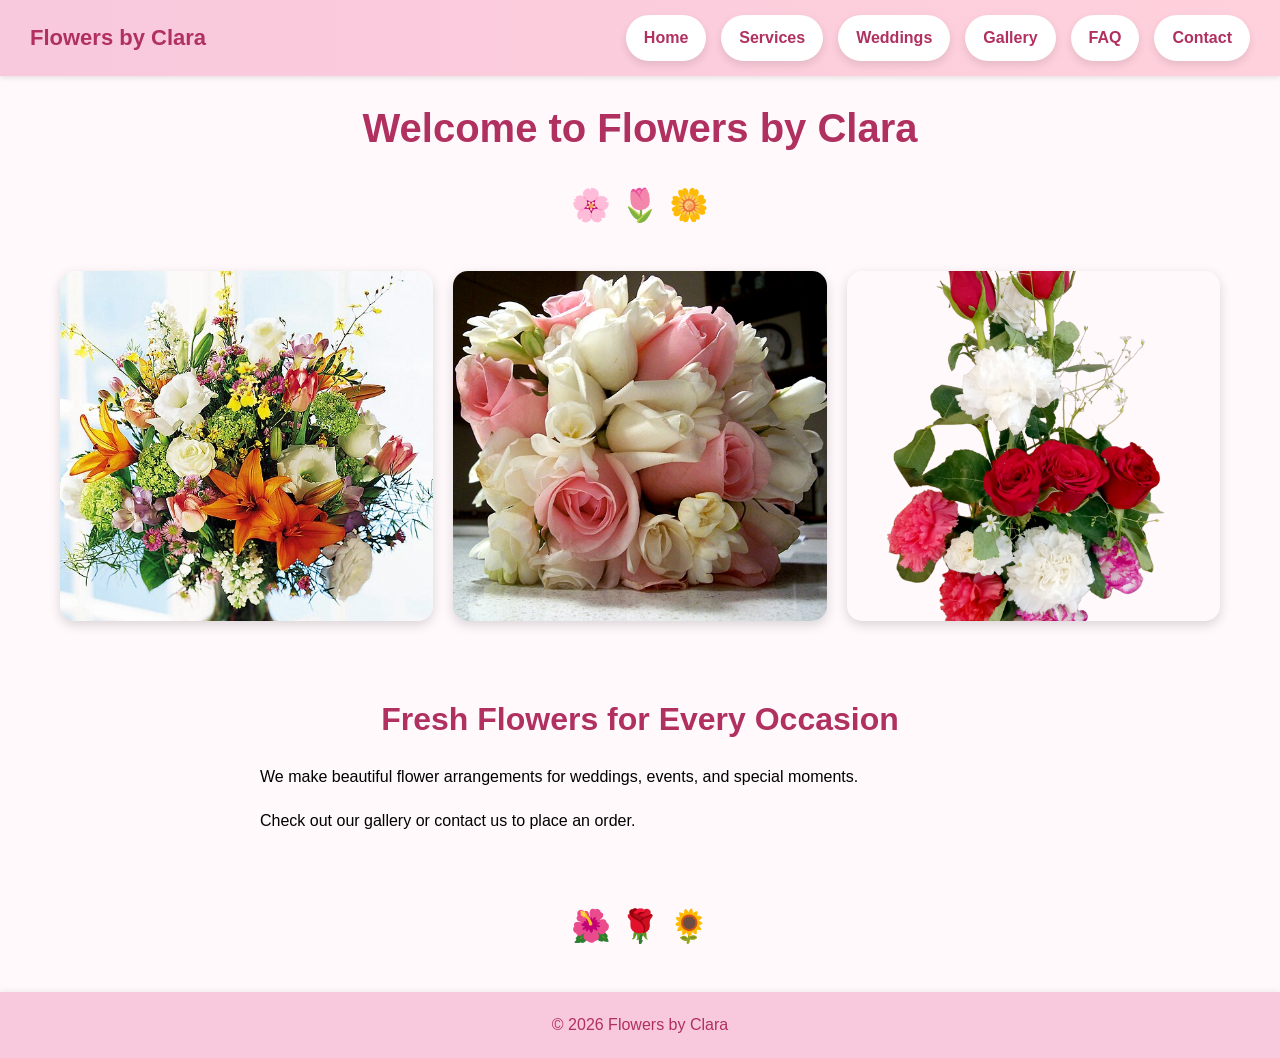
<file: index.html>
<!DOCTYPE html>
<html lang="en">
<head>
    <meta charset="UTF-8">
    <meta name="viewport" content="width=device-width, initial-scale=1.0">
    <title>Flowers by Clara | Fresh Flowers & Custom Arrangements</title>
    <link rel="stylesheet" href="style.css">
    <script defer src="script.js"></script>
</head>
<body>

<!-- HEADER: Contains logo and hamburger navigation menu -->
<header>
    <div class="logo">Flowers by Clara</div>
    <div class="hamburger" onclick="toggleMenu()">☰</div>
    <nav id="navMenu">
        <a href="index.html">Home</a>
        <a href="services.html">Services</a>
        <a href="wedding.html">Weddings</a>
        <a href="gallery.html">Gallery</a>
        <a href="faq.html">FAQ</a>
        <a href="contact.html">Contact</a>
    </nav>
</header>

<!-- MAIN CONTENT SECTION -->
<main>
    <h1>Welcome to Flowers by Clara</h1>
    <div class="flower">🌸 🌷 🌼</div>

    <!-- HOME PAGE GALLERY: Features 3 beautiful flower bouquets -->
    <div class="home-gallery">
        <img src="bouquet-spring-mix.jpg" alt="Vibrant Spring Flower Bouquet">
        <img src="bouquet-roses-white-pink.jpg" alt="Elegant Pink and White Rose Bouquet">
        <img src="bouquet-roses-carnations.png" alt="Red Roses and Carnations Arrangement">
    </div>

    <!-- INTRODUCTION TEXT -->
    <div class="text-block">
        <h2>Fresh Flowers for Every Occasion</h2>
        <p>We make beautiful flower arrangements for weddings, events, and special moments.</p>
        <p>Check out our gallery or contact us to place an order.</p>
    </div>

    <div class="flower">🌺 🌹 🌻</div>
</main>

<!-- FOOTER: Copyright information -->
<footer>
    <p>© 2026 Flowers by Clara</p>
</footer>

</body>
</html>
</file>
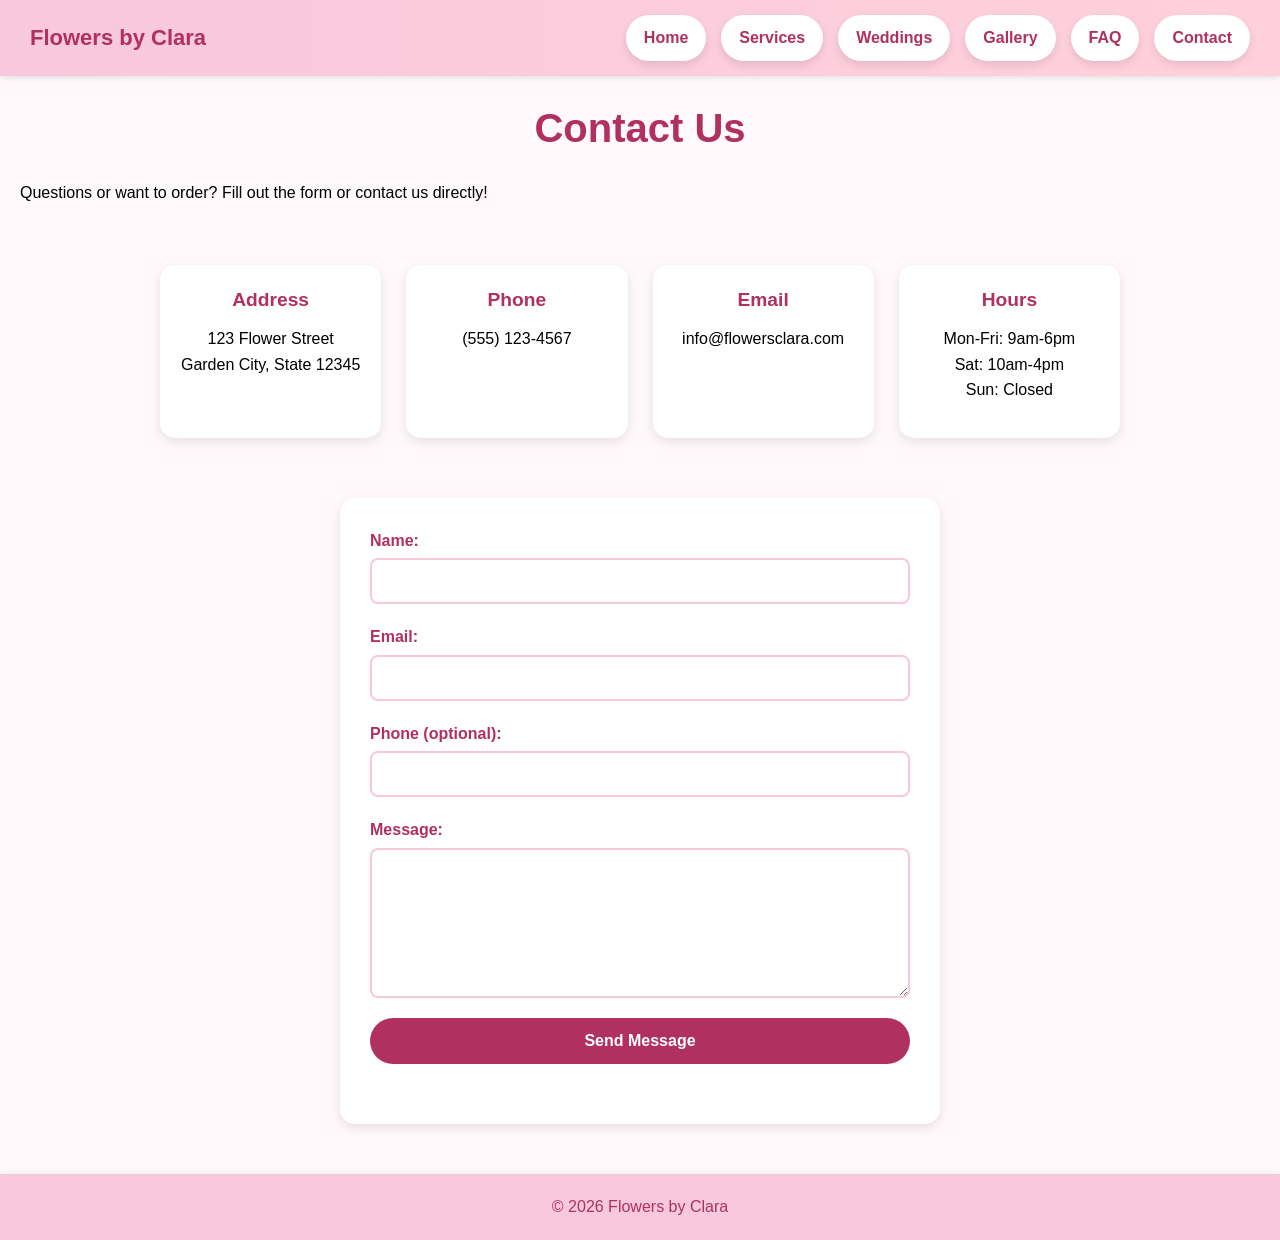
<file: contact.html>
<!DOCTYPE html>
<html lang="en">
<head>
    <meta charset="UTF-8">
    <meta name="viewport" content="width=device-width, initial-scale=1.0">
    <title>Contact | Flowers by Clara</title>
    <link rel="stylesheet" href="style.css">
    <script defer src="script.js"></script>
</head>
<body>

<!-- HEADER: Contains logo and hamburger navigation menu -->
<header>
    <div class="logo">Flowers by Clara</div>
    <div class="hamburger" onclick="toggleMenu()">☰</div>
    <nav id="navMenu">
        <a href="index.html">Home</a>
        <a href="services.html">Services</a>
        <a href="wedding.html">Weddings</a>
        <a href="gallery.html">Gallery</a>
        <a href="faq.html">FAQ</a>
        <a href="contact.html">Contact</a>
    </nav>
</header>

<!-- MAIN CONTENT SECTION -->
<main>
    <h1>Contact Us</h1>
    <p>Questions or want to order? Fill out the form or contact us directly!</p>

    <!-- CONTACT INFORMATION -->
    <div class="contact-info">
        <div class="contact-item">
            <h3>Address</h3>
            <p>123 Flower Street<br>Garden City, State 12345</p>
        </div>
        <div class="contact-item">
            <h3>Phone</h3>
            <p>(555) 123-4567</p>
        </div>
        <div class="contact-item">
            <h3>Email</h3>
            <p>info@flowersclara.com</p>
        </div>
        <div class="contact-item">
            <h3>Hours</h3>
            <p>Mon-Fri: 9am-6pm<br>Sat: 10am-4pm<br>Sun: Closed</p>
        </div>
    </div>

    <!-- CONTACT FORM: Allows users to send messages -->
    <form id="contactForm">
        <label for="name">Name:</label>
        <input type="text" id="name" required>

        <label for="email">Email:</label>
        <input type="email" id="email" required>

        <label for="phone">Phone (optional):</label>
        <input type="tel" id="phone">

        <label for="message">Message:</label>
        <textarea id="message" required></textarea>

        <button type="submit">Send Message</button>
        <p id="formMessage"></p>
    </form>
</main>

<!-- FOOTER: Copyright information -->
<footer>
    <p>© 2026 Flowers by Clara</p>
</footer>

</body>
</html>
</file>
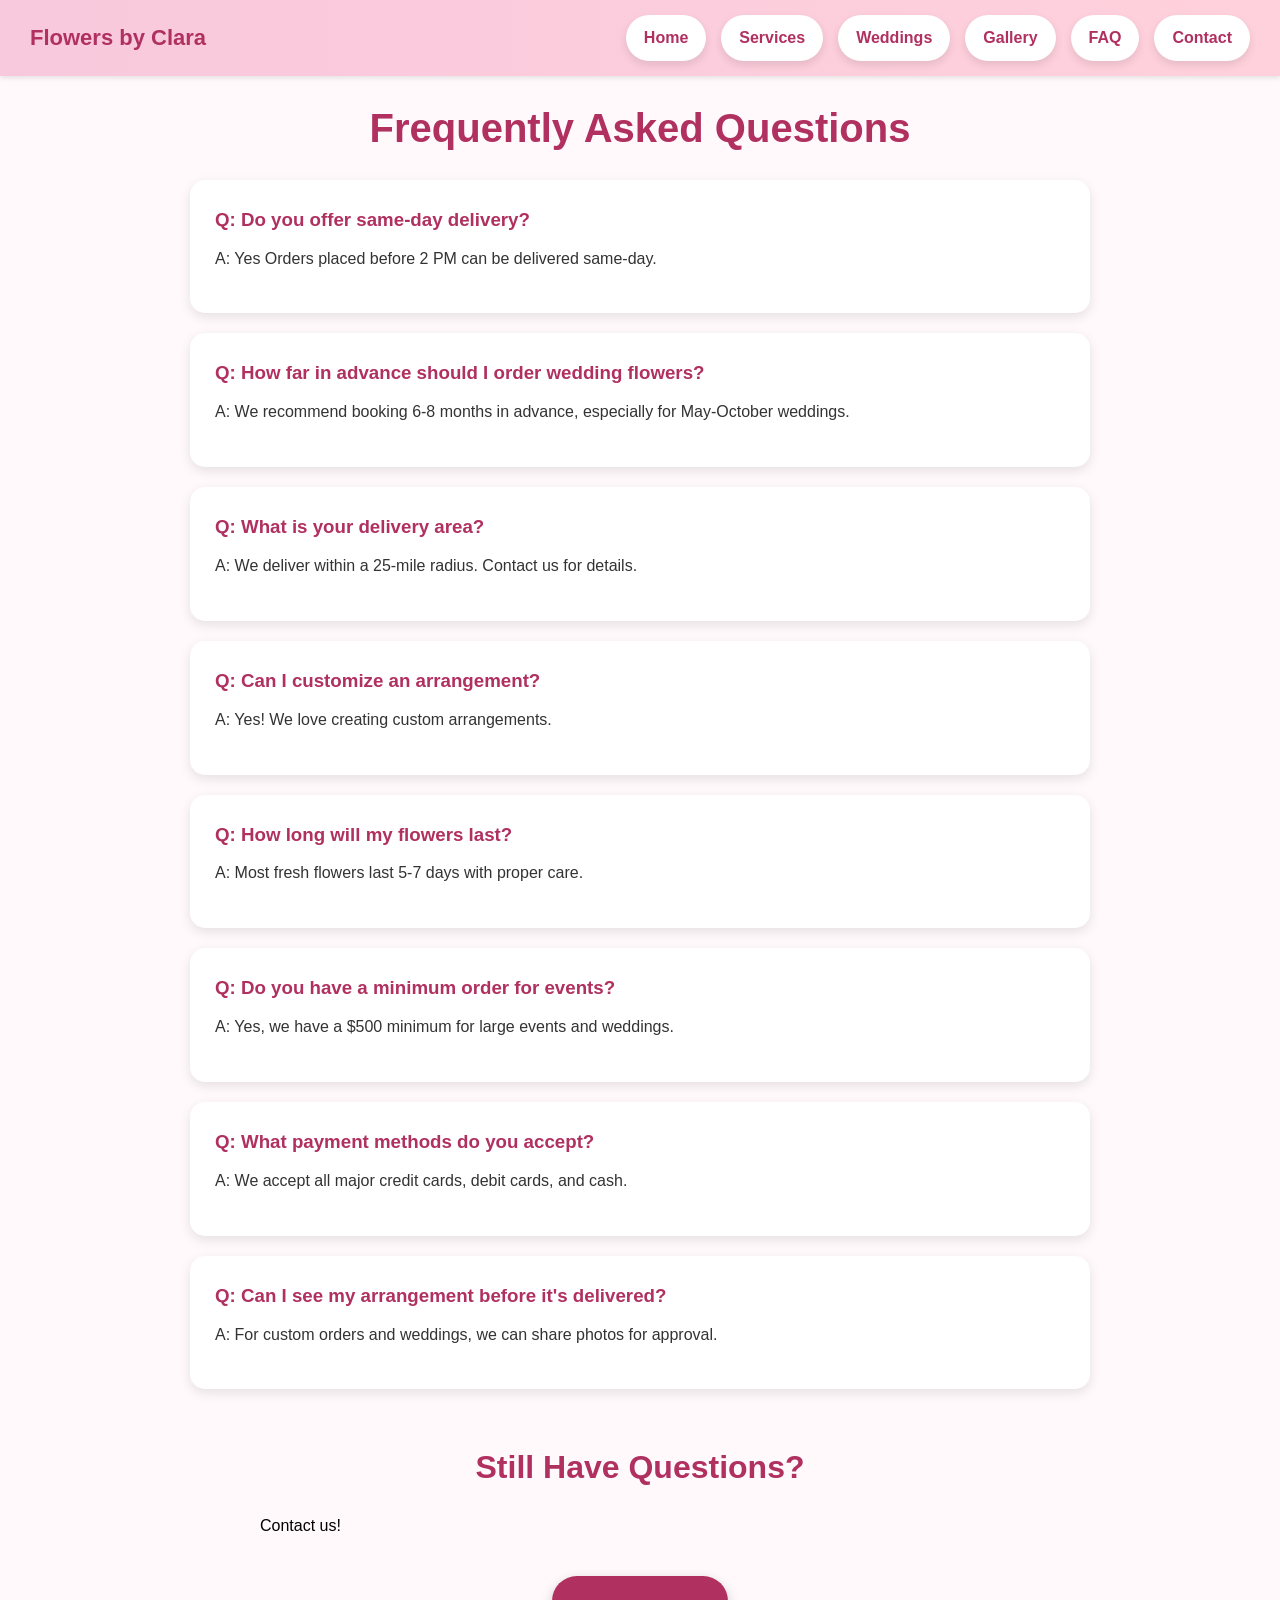
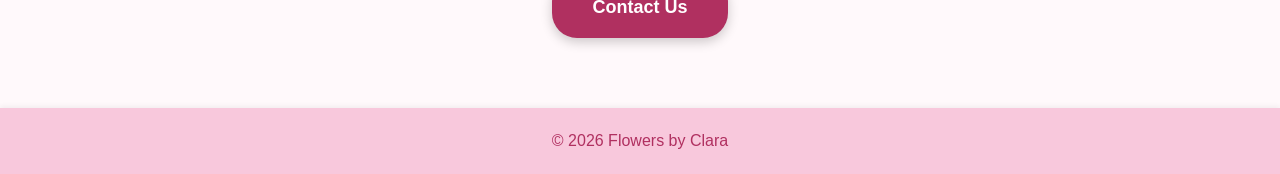
<file: faq.html>
<!DOCTYPE html>
<html lang="en">
<head>
    <meta charset="UTF-8">
    <meta name="viewport" content="width=device-width, initial-scale=1.0">
    <title>FAQ | Flowers by Clara</title>
    <link rel="stylesheet" href="style.css">
    <script defer src="script.js"></script>
</head>
<body>

<!-- HEADER: Contains logo and hamburger navigation menu -->
<header>
    <div class="logo">Flowers by Clara</div>
    <div class="hamburger" onclick="toggleMenu()">☰</div>
    <nav id="navMenu">
        <a href="index.html">Home</a>
        <a href="services.html">Services</a>
        <a href="wedding.html">Weddings</a>
        <a href="gallery.html">Gallery</a>
        <a href="faq.html">FAQ</a>
        <a href="contact.html">Contact</a>
    </nav>
</header>

<!-- MAIN CONTENT SECTION -->
<main>
    <h1>Frequently Asked Questions</h1>

    <!-- FAQ ITEM 1 -->
    <div class="faq-item">
        <h3>Q: Do you offer same-day delivery?</h3>
        <p>A: Yes Orders placed before 2 PM can be delivered same-day.</p>
    </div>

    <!-- FAQ ITEM 2 -->
    <div class="faq-item">
        <h3>Q: How far in advance should I order wedding flowers?</h3>
        <p>A: We recommend booking 6-8 months in advance, especially for May-October weddings.</p>
    </div>

    <!-- FAQ ITEM 3 -->
    <div class="faq-item">
        <h3>Q: What is your delivery area?</h3>
        <p>A: We deliver within a 25-mile radius. Contact us for details.</p>
    </div>

    <!-- FAQ ITEM 4 -->
    <div class="faq-item">
        <h3>Q: Can I customize an arrangement?</h3>
        <p>A: Yes! We love creating custom arrangements.</p>
    </div>

    <!-- FAQ ITEM 5 -->
    <div class="faq-item">
        <h3>Q: How long will my flowers last?</h3>
        <p>A: Most fresh flowers last 5-7 days with proper care.</p>
    </div>

    <!-- FAQ ITEM 6 -->
    <div class="faq-item">
        <h3>Q: Do you have a minimum order for events?</h3>
        <p>A: Yes, we have a $500 minimum for large events and weddings.</p>
    </div>

    <!-- FAQ ITEM 7 -->
    <div class="faq-item">
        <h3>Q: What payment methods do you accept?</h3>
        <p>A: We accept all major credit cards, debit cards, and cash.</p>
    </div>

    <!-- FAQ ITEM 8 -->
    <div class="faq-item">
        <h3>Q: Can I see my arrangement before it's delivered?</h3>
        <p>A: For custom orders and weddings, we can share photos for approval.</p>
    </div>

    <div class="text-block">
        <h2>Still Have Questions?</h2>
        <p>Contact us!</p>
        <a href="contact.html" class="cta-button">Contact Us</a>
    </div>
</main>

<!-- FOOTER: Copyright information -->
<footer>
    <p>© 2026 Flowers by Clara</p>
</footer>

</body>
</html>
</file>
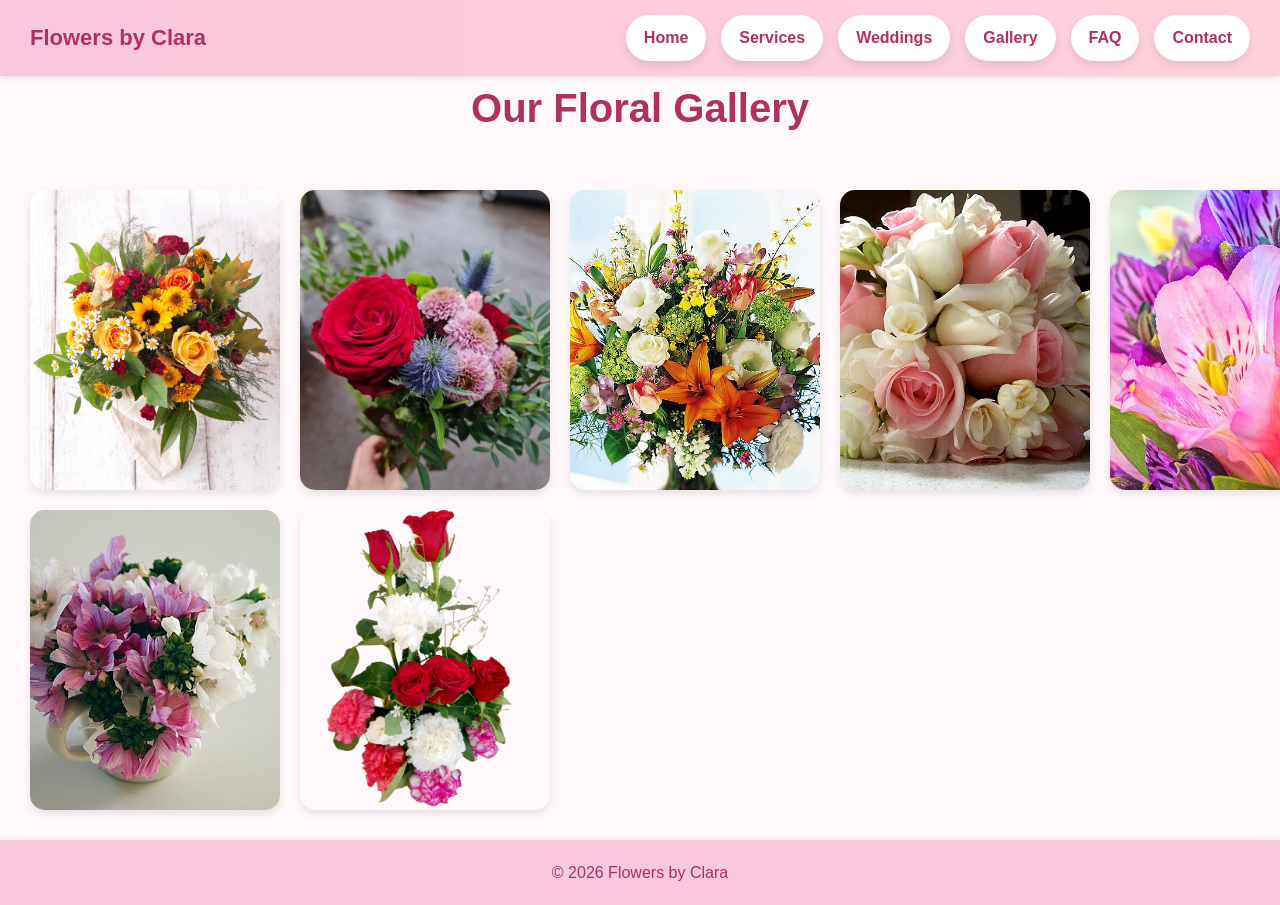
<file: gallery.html>
<!DOCTYPE html>
<html lang="en">
<head>
    <meta charset="UTF-8">
    <meta name="viewport" content="width=device-width, initial-scale=1.0">
    <title>Gallery | Flowers by Clara</title>
    <link rel="stylesheet" href="style.css">
    <script defer src="script.js"></script>
</head>
<body>

<!-- HEADER: Contains logo and hamburger navigation menu -->
<header>
    <div class="logo">Flowers by Clara</div>
    <div class="hamburger" onclick="toggleMenu()">☰</div>
    <nav id="navMenu">
        <a href="index.html">Home</a>
        <a href="services.html">Services</a>
        <a href="wedding.html">Weddings</a>
        <a href="gallery.html">Gallery</a>
        <a href="faq.html">FAQ</a>
        <a href="contact.html">Contact</a>
    </nav>
</header>

<h1>Our Floral Gallery</h1>

<!-- GALLERY GRID: Displays all floral arrangements in responsive grid -->
<div class="gallery-grid">
    <img src="colorful-flowers-vase.jpg" alt="Colorful Mixed Flower Bouquet in Vase">
    <img src="bouquet-poland.jpg" alt="Elegant Red Rose and Thistle Bouquet">
    <img src="bouquet-spring-mix.jpg" alt="Vibrant Spring Flower Bouquet">
    <img src="bouquet-roses-white-pink.jpg" alt="Elegant Pink and White Rose Bouquet">
    <img src="bouquet-purple-pink.jpg" alt="Beautiful Purple and Pink Flower Close-up">
    <img src="bouquet-purple-white.jpg" alt="Purple and White Flowers in Vase">
    <img src="bouquet-roses-carnations.png" alt="Red Roses and Carnations Arrangement">
</div>

<!-- FOOTER: Copyright information -->
<footer>
    <p>© 2026 Flowers by Clara</p>
</footer>

</body>
</html>
</file>
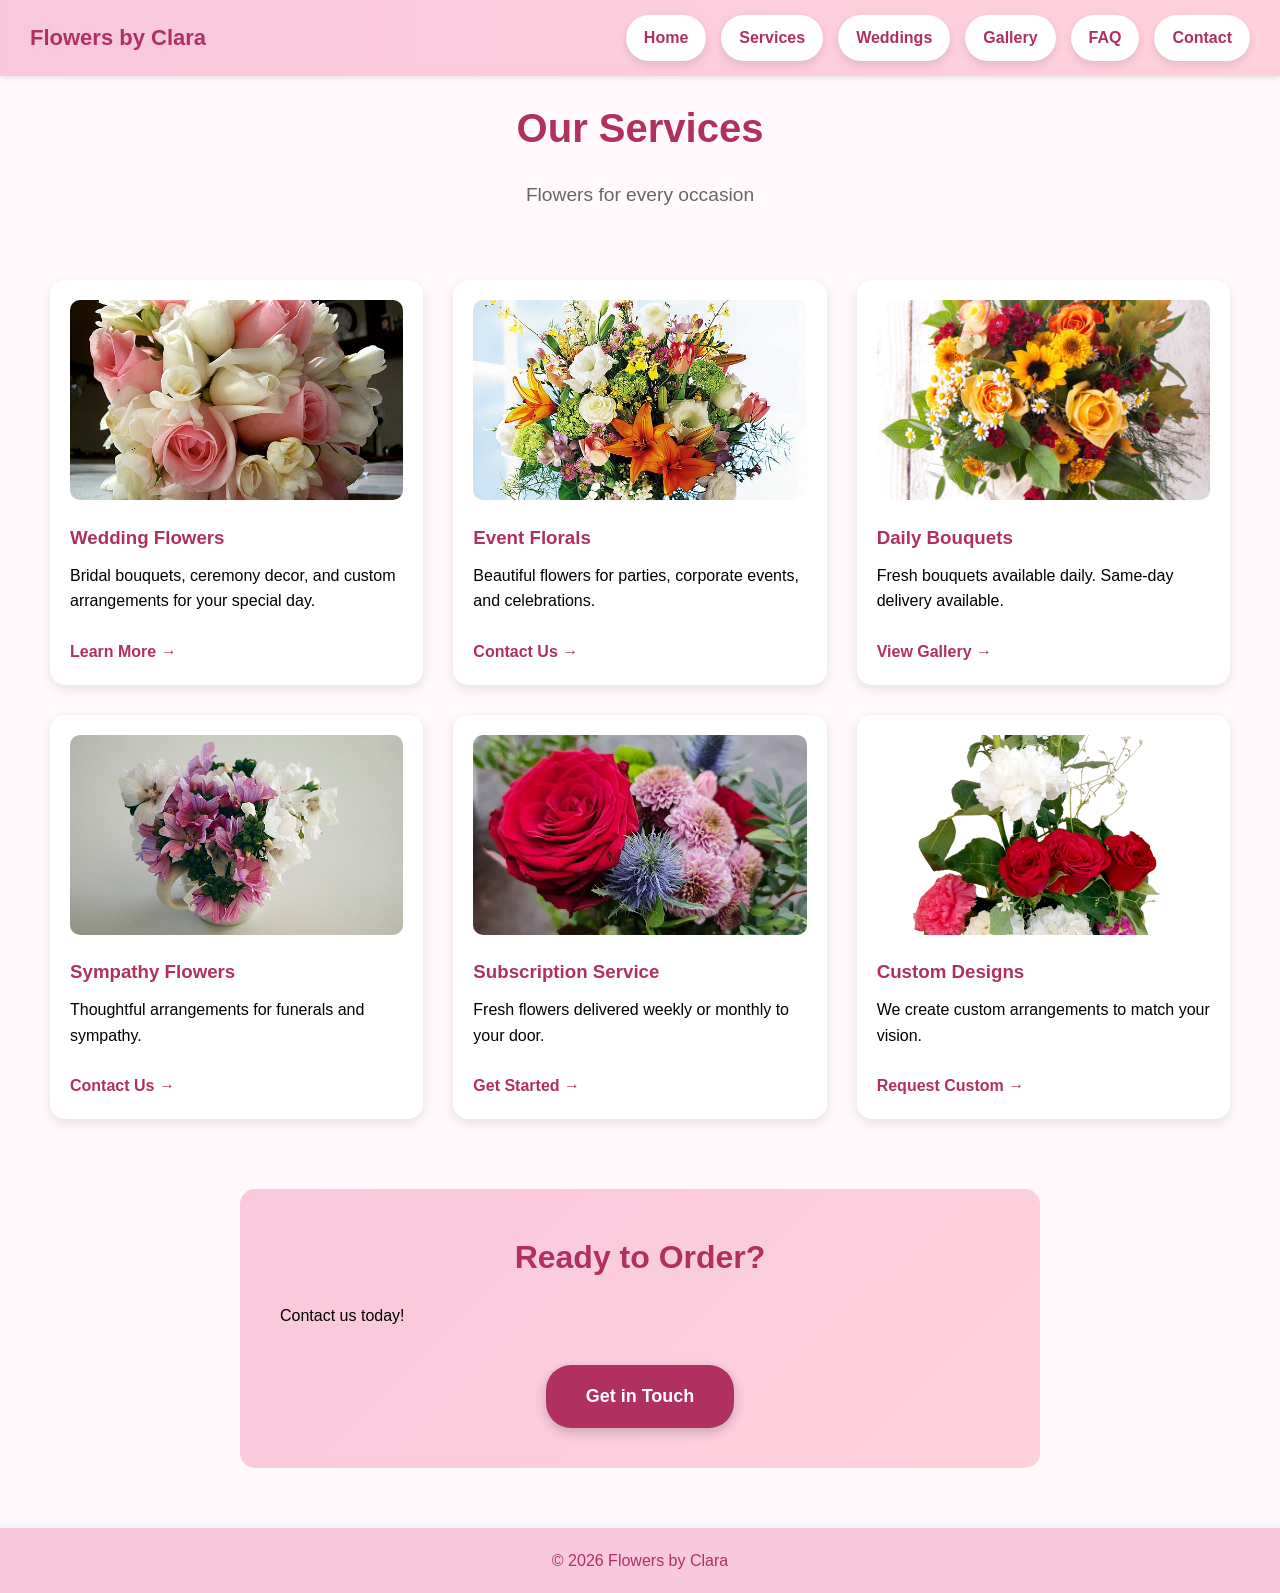
<file: services.html>
<!DOCTYPE html>
<html lang="en">
<head>
    <meta charset="UTF-8">
    <meta name="viewport" content="width=device-width, initial-scale=1.0">
    <title>Services | Flowers by Clara</title>
    <link rel="stylesheet" href="style.css">
    <script defer src="script.js"></script>
</head>
<body>

<!-- HEADER: Contains logo and hamburger navigation menu -->
<header>
    <div class="logo">Flowers by Clara</div>
    <div class="hamburger" onclick="toggleMenu()">☰</div>
    <nav id="navMenu">
        <a href="index.html">Home</a>
        <a href="services.html">Services</a>
        <a href="wedding.html">Weddings</a>
        <a href="gallery.html">Gallery</a>
        <a href="faq.html">FAQ</a>
        <a href="contact.html">Contact</a>
    </nav>
</header>

<!-- MAIN CONTENT SECTION -->
<main>
    <h1>Our Services</h1>
    <p class="subtitle">Flowers for every occasion</p>

    <div class="services-grid">
        <!-- SERVICE CARD 1: Wedding Flowers -->
        <div class="service-card">
            <img src="bouquet-roses-white-pink.jpg" alt="Wedding bouquet">
            <h3>Wedding Flowers</h3>
            <p>Bridal bouquets, ceremony decor, and custom arrangements for your special day.</p>
            <a href="wedding.html" class="service-link">Learn More →</a>
        </div>

        <!-- SERVICE CARD 2: Event Florals -->
        <div class="service-card">
            <img src="bouquet-spring-mix.jpg" alt="Event arrangement">
            <h3>Event Florals</h3>
            <p>Beautiful flowers for parties, corporate events, and celebrations.</p>
            <a href="contact.html" class="service-link">Contact Us →</a>
        </div>

        <!-- SERVICE CARD 3: Daily Bouquets -->
        <div class="service-card">
            <img src="colorful-flowers-vase.jpg" alt="Daily bouquet">
            <h3>Daily Bouquets</h3>
            <p>Fresh bouquets available daily. Same-day delivery available.</p>
            <a href="gallery.html" class="service-link">View Gallery →</a>
        </div>

        <!-- SERVICE CARD 4: Sympathy Arrangements -->
        <div class="service-card">
            <img src="bouquet-purple-white.jpg" alt="Sympathy flowers">
            <h3>Sympathy Flowers</h3>
            <p>Thoughtful arrangements for funerals and sympathy.</p>
            <a href="contact.html" class="service-link">Contact Us →</a>
        </div>

        <!-- SERVICE CARD 5: Subscription Service -->
        <div class="service-card">
            <img src="bouquet-poland.jpg" alt="Subscription flowers">
            <h3>Subscription Service</h3>
            <p>Fresh flowers delivered weekly or monthly to your door.</p>
            <a href="contact.html" class="service-link">Get Started →</a>
        </div>

        <!-- SERVICE CARD 6: Custom Designs -->
        <div class="service-card">
            <img src="bouquet-roses-carnations.png" alt="Custom arrangement">
            <h3>Custom Designs</h3>
            <p>We create custom arrangements to match your vision.</p>
            <a href="contact.html" class="service-link">Request Custom →</a>
        </div>
    </div>

    <div class="text-block cta-section">
        <h2>Ready to Order?</h2>
        <p>Contact us today!</p>
        <a href="contact.html" class="cta-button">Get in Touch</a>
    </div>
</main>

<!-- FOOTER: Copyright information -->
<footer>
    <p>© 2026 Flowers by Clara</p>
</footer>

</body>
</html>
</file>
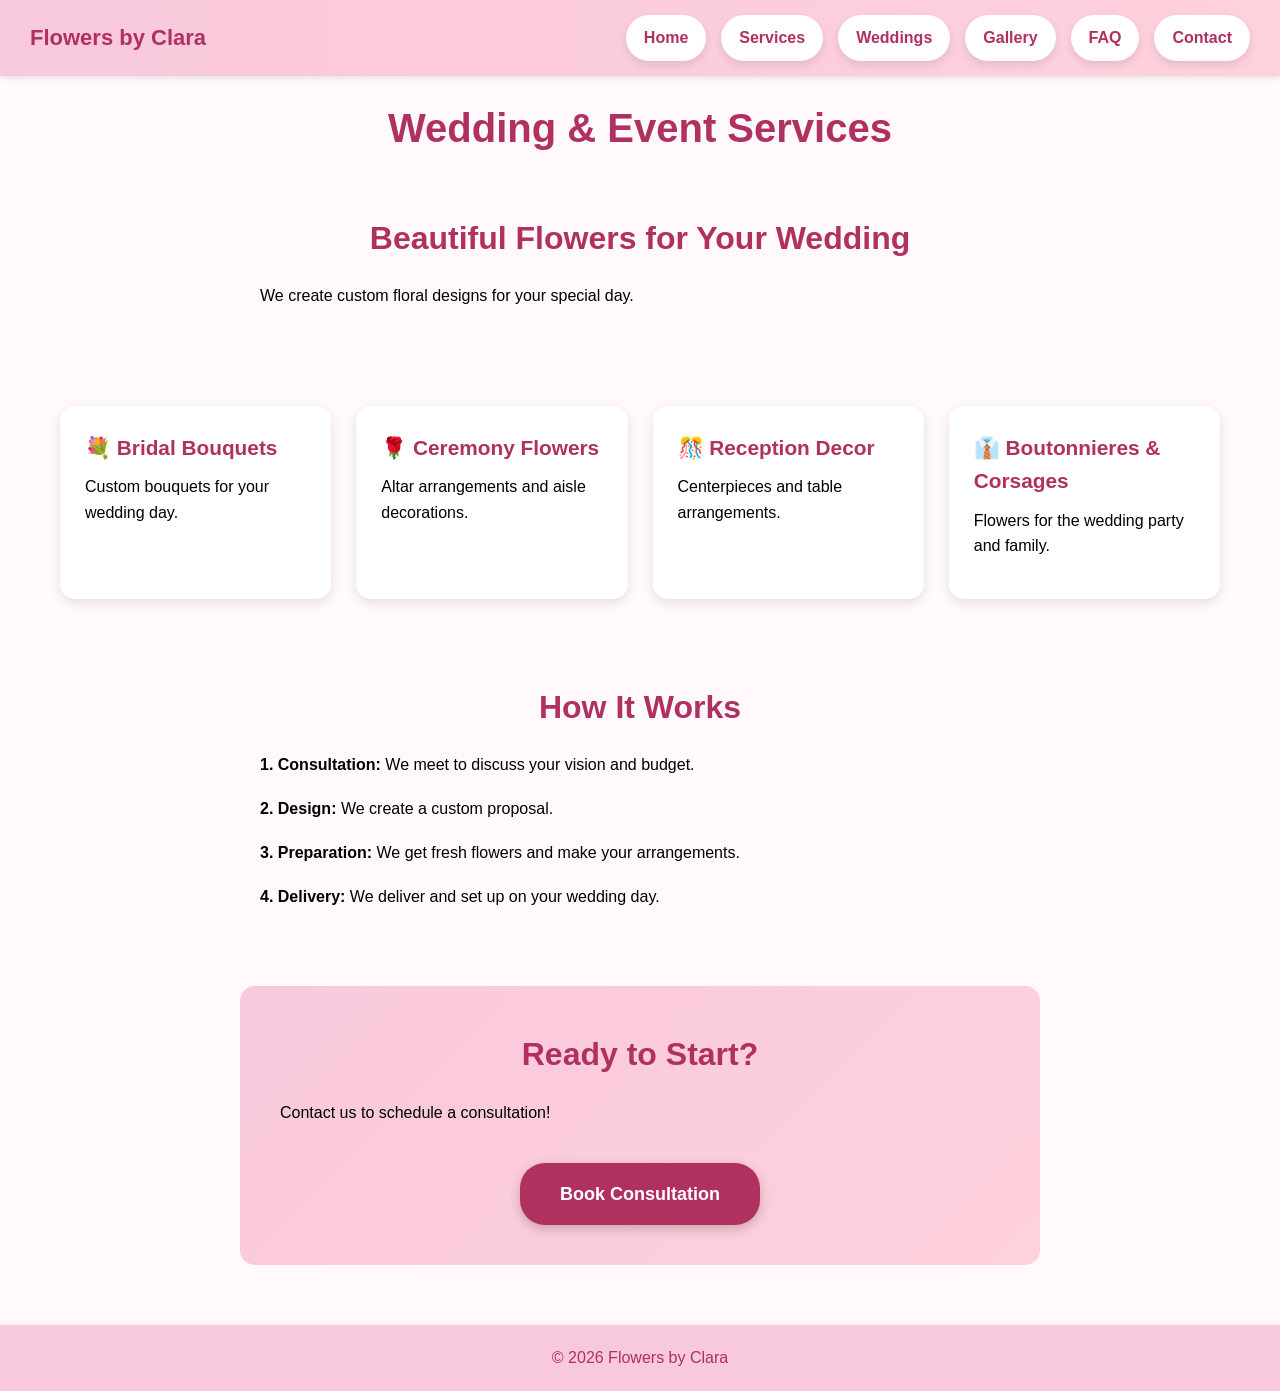
<file: wedding.html>
<!DOCTYPE html>
<html lang="en">
<head>
    <meta charset="UTF-8">
    <meta name="viewport" content="width=device-width, initial-scale=1.0">
    <title>Wedding & Events | Flowers by Clara</title>
    <link rel="stylesheet" href="style.css">
    <script defer src="script.js"></script>
</head>
<body>

<!-- HEADER: Contains logo and hamburger navigation menu -->
<header>
    <div class="logo">Flowers by Clara</div>
    <div class="hamburger" onclick="toggleMenu()">☰</div>
    <nav id="navMenu">
        <a href="index.html">Home</a>
        <a href="services.html">Services</a>
        <a href="wedding.html">Weddings</a>
        <a href="gallery.html">Gallery</a>
        <a href="faq.html">FAQ</a>
        <a href="contact.html">Contact</a>
    </nav>
</header>

<!-- MAIN CONTENT SECTION -->
<main>
    <h1>Wedding & Event Services</h1>

    <div class="text-block">
        <h2>Beautiful Flowers for Your Wedding</h2>
        <p>We create custom floral designs for your special day.</p>
    </div>

    <!-- WEDDING SERVICES SECTION -->
    <div class="wedding-services">
        <div class="service-item">
            <h3>💐 Bridal Bouquets</h3>
            <p>Custom bouquets for your wedding day.</p>
        </div>
        
        <div class="service-item">
            <h3>🌹 Ceremony Flowers</h3>
            <p>Altar arrangements and aisle decorations.</p>
        </div>
        
        <div class="service-item">
            <h3>🎊 Reception Decor</h3>
            <p>Centerpieces and table arrangements.</p>
        </div>
        
        <div class="service-item">
            <h3>👔 Boutonnieres & Corsages</h3>
            <p>Flowers for the wedding party and family.</p>
        </div>
    </div>

    <div class="text-block">
        <h2>How It Works</h2>
        <p><strong>1. Consultation:</strong> We meet to discuss your vision and budget.</p>
        <p><strong>2. Design:</strong> We create a custom proposal.</p>
        <p><strong>3. Preparation:</strong> We get fresh flowers and make your arrangements.</p>
        <p><strong>4. Delivery:</strong> We deliver and set up on your wedding day.</p>
    </div>

    <div class="text-block cta-section">
        <h2>Ready to Start?</h2>
        <p>Contact us to schedule a consultation!</p>
        <a href="contact.html" class="cta-button">Book Consultation</a>
    </div>
</main>

<!-- FOOTER: Copyright information -->
<footer>
    <p>© 2026 Flowers by Clara</p>
</footer>

</body>
</html>
</file>
<file: style.css>
/* --------------------------------------------
   GLOBAL STYLES & RESET
   -------------------------------------------- */
* {
    box-sizing: border-box;
    margin: 0;
    padding: 0;
}

html, body {
    height: 100%;
}

body {
    font-family: 'Segoe UI', Tahoma, Geneva, Verdana, sans-serif;
    background-color: #fff9fb;
    display: flex;
    flex-direction: column;
    min-height: 100vh;
    line-height: 1.6;
}

/* Main content area - expands to push footer down */
main {
    flex: 1 0 auto;
    padding: 20px;
}

/* Headings styling */
h1, h2 {
    text-align: center;
    color: #b03060;
    margin-bottom: 20px;
}

h1 {
    font-size: 2.5rem;
}

h2 {
    font-size: 2rem;
}

h3 {
    color: #b03060;
    margin-bottom: 10px;
}

p {
    margin-bottom: 15px;
}

.subtitle {
    text-align: center;
    font-size: 1.2rem;
    color: #666;
    margin-bottom: 40px;
}

/* --------------------------------------------
   HEADER & NAVIGATION
   -------------------------------------------- */
header {
    display: flex;
    justify-content: space-between;
    align-items: center;
    background: linear-gradient(90deg, #f8c8dc, #ffd1dc);
    padding: 15px 30px;
    position: sticky;
    top: 0;
    z-index: 1000;
    flex-shrink: 0;
    box-shadow: 0 2px 5px rgba(0,0,0,0.1);
}

.logo {
    font-size: 22px;
    font-weight: bold;
    color: #b03060;
}

/* Desktop navigation menu */
nav {
    display: flex;
    gap: 15px;
}

nav a {
    padding: 10px 18px;
    background-color: white;
    border-radius: 25px;
    text-decoration: none;
    color: #b03060;
    font-weight: bold;
    transition: all 0.3s ease;
    box-shadow: 0 4px 8px rgba(0,0,0,0.1);
}

nav a:hover {
    background-color: #b03060;
    color: white;
    transform: translateY(-3px);
}

/* Hamburger menu icon - hidden on desktop */
.hamburger {
    display: none;
    font-size: 26px;
    cursor: pointer;
    color: #b03060;
    user-select: none;
}

/* --------------------------------------------
   MOBILE RESPONSIVE NAVIGATION
   -------------------------------------------- */
@media (max-width: 768px) {
    header {
        padding: 15px 20px;
    }
    
    .logo {
        font-size: 18px;
    }
    
    /* Hide navigation by default on mobile */
    nav {
        display: none;
        flex-direction: column;
        background: white;
        position: absolute;
        top: 60px;
        right: 20px;
        padding: 15px;
        border-radius: 12px;
        box-shadow: 0 8px 20px rgba(0,0,0,0.2);
    }

    /* Show navigation when hamburger is clicked */
    nav.show {
        display: flex;
    }

    /* Display hamburger icon on mobile */
    .hamburger {
        display: block;
    }
}

/* --------------------------------------------
   IMAGE GALLERY SECTIONS
   -------------------------------------------- */

/* Home page gallery - 3 column grid */
.home-gallery {
    display: grid;
    grid-template-columns: repeat(auto-fit, minmax(300px, 1fr));
    gap: 20px;
    padding: 20px;
    max-width: 1200px;
    margin: 0 auto;
}

.home-gallery img {
    width: 100%;
    height: 350px;
    object-fit: cover;
    border-radius: 15px;
    box-shadow: 0 4px 12px rgba(0,0,0,0.15);
    transition: transform 0.3s ease, box-shadow 0.3s ease;
}

.home-gallery img:hover {
    transform: translateY(-5px);
    box-shadow: 0 8px 20px rgba(0,0,0,0.2);
}

/* Gallery page - responsive grid */
.gallery-grid {
    display: grid;
    grid-template-columns: repeat(auto-fit, minmax(250px, 1fr));
    gap: 20px;
    padding: 30px;
    max-width: 1400px;
    margin: 0 auto;
}

.gallery-grid img {
    width: 100%;
    height: 300px;
    object-fit: cover;
    border-radius: 15px;
    transition: transform 0.3s ease;
    box-shadow: 0 4px 8px rgba(0,0,0,0.1);
}

.gallery-grid img:hover {
    transform: scale(1.05);
}

/* --------------------------------------------
   DECORATIVE ELEMENTS
   -------------------------------------------- */
.flower {
    text-align: center;
    font-size: 2rem;
    margin: 20px 0;
}

/* --------------------------------------------
   TEXT CONTENT BLOCKS
   -------------------------------------------- */
.text-block {
    max-width: 800px;
    margin: 30px auto;
    padding: 20px;
    line-height: 1.8;
    text-align: center;
}

.text-block h2 {
    margin-bottom: 15px;
}

.text-block p {
    text-align: left;
}

/* --------------------------------------------
   SERVICES PAGE STYLES
   -------------------------------------------- */
.services-grid {
    display: grid;
    grid-template-columns: repeat(auto-fit, minmax(300px, 1fr));
    gap: 30px;
    padding: 30px;
    max-width: 1400px;
    margin: 0 auto;
}

.service-card {
    background: white;
    border-radius: 15px;
    padding: 20px;
    box-shadow: 0 4px 12px rgba(0,0,0,0.1);
    transition: transform 0.3s ease, box-shadow 0.3s ease;
}

.service-card:hover {
    transform: translateY(-5px);
    box-shadow: 0 8px 20px rgba(0,0,0,0.15);
}

.service-card img {
    width: 100%;
    height: 200px;
    object-fit: cover;
    border-radius: 10px;
    margin-bottom: 15px;
}

.service-card h3 {
    margin-bottom: 10px;
}

.service-link {
    display: inline-block;
    margin-top: 10px;
    color: #b03060;
    text-decoration: none;
    font-weight: bold;
    transition: color 0.3s ease;
}

.service-link:hover {
    color: #8b1c47;
}

/* --------------------------------------------
   ABOUT PAGE STYLES
   -------------------------------------------- */
.about-section {
    display: grid;
    grid-template-columns: 1fr 1fr;
    gap: 40px;
    max-width: 1200px;
    margin: 40px auto;
    padding: 20px;
    align-items: center;
}

.about-image img {
    width: 100%;
    border-radius: 15px;
    box-shadow: 0 4px 12px rgba(0,0,0,0.1);
}

.about-text {
    text-align: left;
}

.values-section {
    max-width: 1200px;
    margin: 60px auto;
    padding: 20px;
}

.values-grid {
    display: grid;
    grid-template-columns: repeat(auto-fit, minmax(250px, 1fr));
    gap: 30px;
    margin-top: 30px;
}

.value-card {
    background: white;
    padding: 30px;
    border-radius: 15px;
    box-shadow: 0 4px 12px rgba(0,0,0,0.1);
    text-align: center;
    transition: transform 0.3s ease;
}

.value-card:hover {
    transform: translateY(-5px);
}

.value-card h3 {
    font-size: 1.5rem;
    margin-bottom: 15px;
}

/* --------------------------------------------
   WEDDING PAGE STYLES
   -------------------------------------------- */
.wedding-services {
    display: grid;
    grid-template-columns: repeat(auto-fit, minmax(250px, 1fr));
    gap: 25px;
    max-width: 1200px;
    margin: 40px auto;
    padding: 20px;
}

.service-item {
    background: white;
    padding: 25px;
    border-radius: 15px;
    box-shadow: 0 4px 12px rgba(0,0,0,0.1);
    transition: transform 0.3s ease;
}

.service-item:hover {
    transform: translateY(-5px);
}

.service-item h3 {
    margin-bottom: 10px;
    font-size: 1.3rem;
}

/* --------------------------------------------
   FAQ PAGE STYLES
   -------------------------------------------- */
.faq-item {
    max-width: 900px;
    margin: 20px auto;
    padding: 25px;
    background: white;
    border-radius: 15px;
    box-shadow: 0 4px 12px rgba(0,0,0,0.1);
    transition: transform 0.3s ease;
}

.faq-item:hover {
    transform: translateY(-3px);
}

.faq-item h3 {
    color: #b03060;
    margin-bottom: 10px;
}

.faq-item p {
    color: #333;
    line-height: 1.8;
}

/* --------------------------------------------
   CONTACT PAGE STYLES
   -------------------------------------------- */
.contact-info {
    display: grid;
    grid-template-columns: repeat(auto-fit, minmax(200px, 1fr));
    gap: 25px;
    max-width: 1000px;
    margin: 40px auto;
    padding: 20px;
}

.contact-item {
    background: white;
    padding: 20px;
    border-radius: 15px;
    box-shadow: 0 4px 12px rgba(0,0,0,0.1);
    text-align: center;
}

.contact-item h3 {
    margin-bottom: 10px;
    font-size: 1.2rem;
}

/* Contact form styling */
form {
    max-width: 600px;
    margin: 30px auto;
    display: flex;
    flex-direction: column;
    padding: 30px;
    background: white;
    border-radius: 15px;
    box-shadow: 0 4px 12px rgba(0,0,0,0.1);
}

form label {
    margin-bottom: 5px;
    font-weight: bold;
    color: #b03060;
}

form input, form textarea {
    margin-bottom: 20px;
    padding: 12px;
    border-radius: 8px;
    border: 2px solid #f8c8dc;
    font-size: 16px;
    font-family: inherit;
    transition: border-color 0.3s ease;
}

form input:focus, form textarea:focus {
    outline: none;
    border-color: #b03060;
}

form textarea {
    min-height: 150px;
    resize: vertical;
}

form button {
    padding: 14px;
    border-radius: 25px;
    border: none;
    background-color: #b03060;
    color: white;
    font-weight: bold;
    font-size: 16px;
    cursor: pointer;
    transition: 0.3s;
}

form button:hover {
    background-color: #8b1c47;
    transform: translateY(-2px);
}

#formMessage {
    margin-top: 15px;
    text-align: center;
    font-weight: bold;
}

/* --------------------------------------------
   CALL-TO-ACTION ELEMENTS
   -------------------------------------------- */
.cta-section {
    background: linear-gradient(135deg, #f8c8dc, #ffd1dc);
    padding: 40px;
    border-radius: 15px;
    margin: 40px auto;
}

.cta-button {
    display: inline-block;
    padding: 15px 40px;
    background-color: #b03060;
    color: white;
    text-decoration: none;
    border-radius: 25px;
    font-weight: bold;
    font-size: 18px;
    transition: all 0.3s ease;
    box-shadow: 0 4px 12px rgba(0,0,0,0.2);
    margin-top: 20px;
}

.cta-button:hover {
    background-color: #8b1c47;
    transform: translateY(-3px);
    box-shadow: 0 6px 16px rgba(0,0,0,0.25);
}

/* --------------------------------------------
   FOOTER
   -------------------------------------------- */
footer {
    text-align: center;
    padding: 20px;
    background-color: #f8c8dc;
    margin-top: auto;
    flex-shrink: 0;
    box-shadow: 0 -2px 5px rgba(0,0,0,0.05);
}

footer p {
    margin: 0;
    color: #b03060;
    font-weight: 500;
}

/* --------------------------------------------
   MOBILE RESPONSIVE ADJUSTMENTS
   -------------------------------------------- */
@media (max-width: 768px) {
    main {
        padding: 10px;
    }
    
    h1 {
        font-size: 1.8rem;
    }
    
    h2 {
        font-size: 1.5rem;
    }
    
    .home-gallery {
        grid-template-columns: 1fr;
        padding: 15px;
    }
    
    .home-gallery img {
        height: 280px;
    }
    
    .gallery-grid {
        grid-template-columns: 1fr;
        padding: 15px;
    }
    
    .gallery-grid img {
        height: 250px;
    }
    
    .flower {
        font-size: 1.5rem;
    }
    
    form {
        padding: 20px 15px;
    }
    
    .about-section {
        grid-template-columns: 1fr;
        gap: 20px;
    }
    
    .services-grid,
    .wedding-services,
    .values-grid {
        grid-template-columns: 1fr;
        padding: 15px;
    }
}

@media (max-width: 600px) {
    .contact-info {
        grid-template-columns: 1fr;
    }
}
</file>
